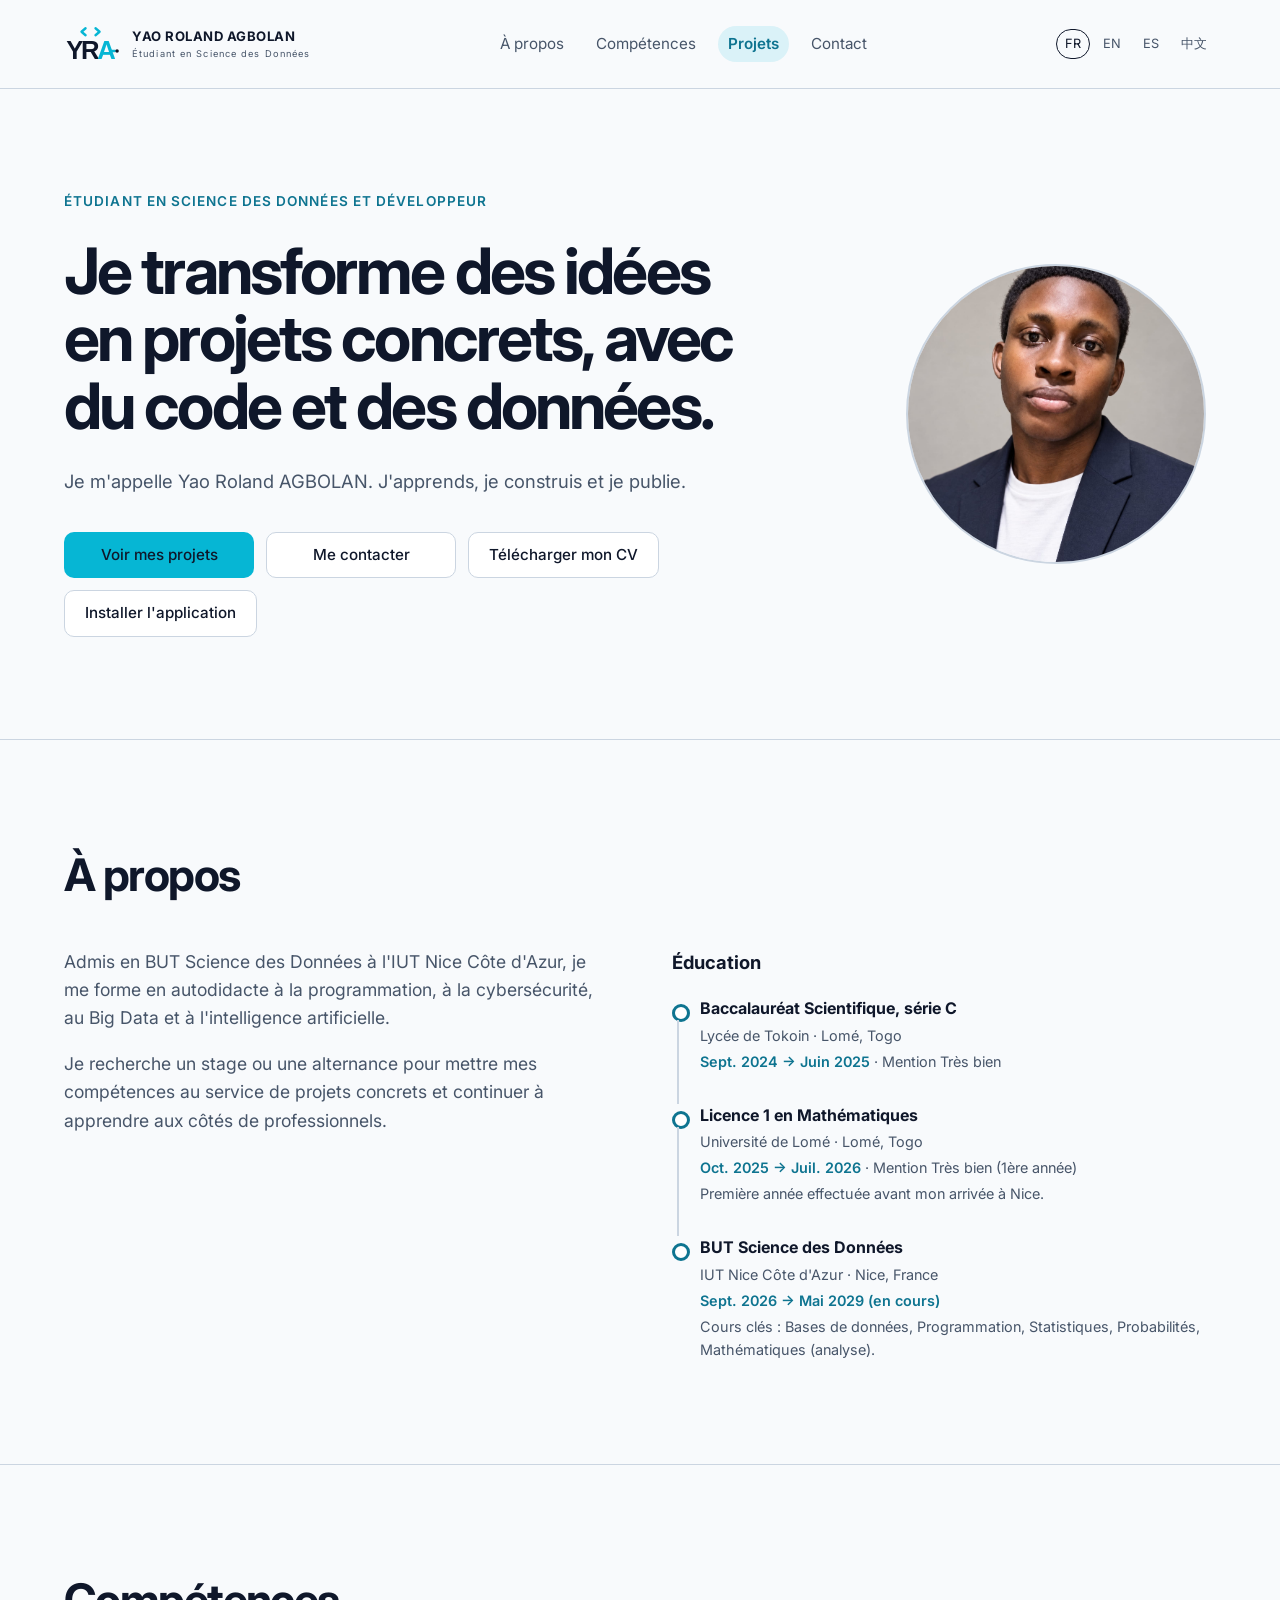
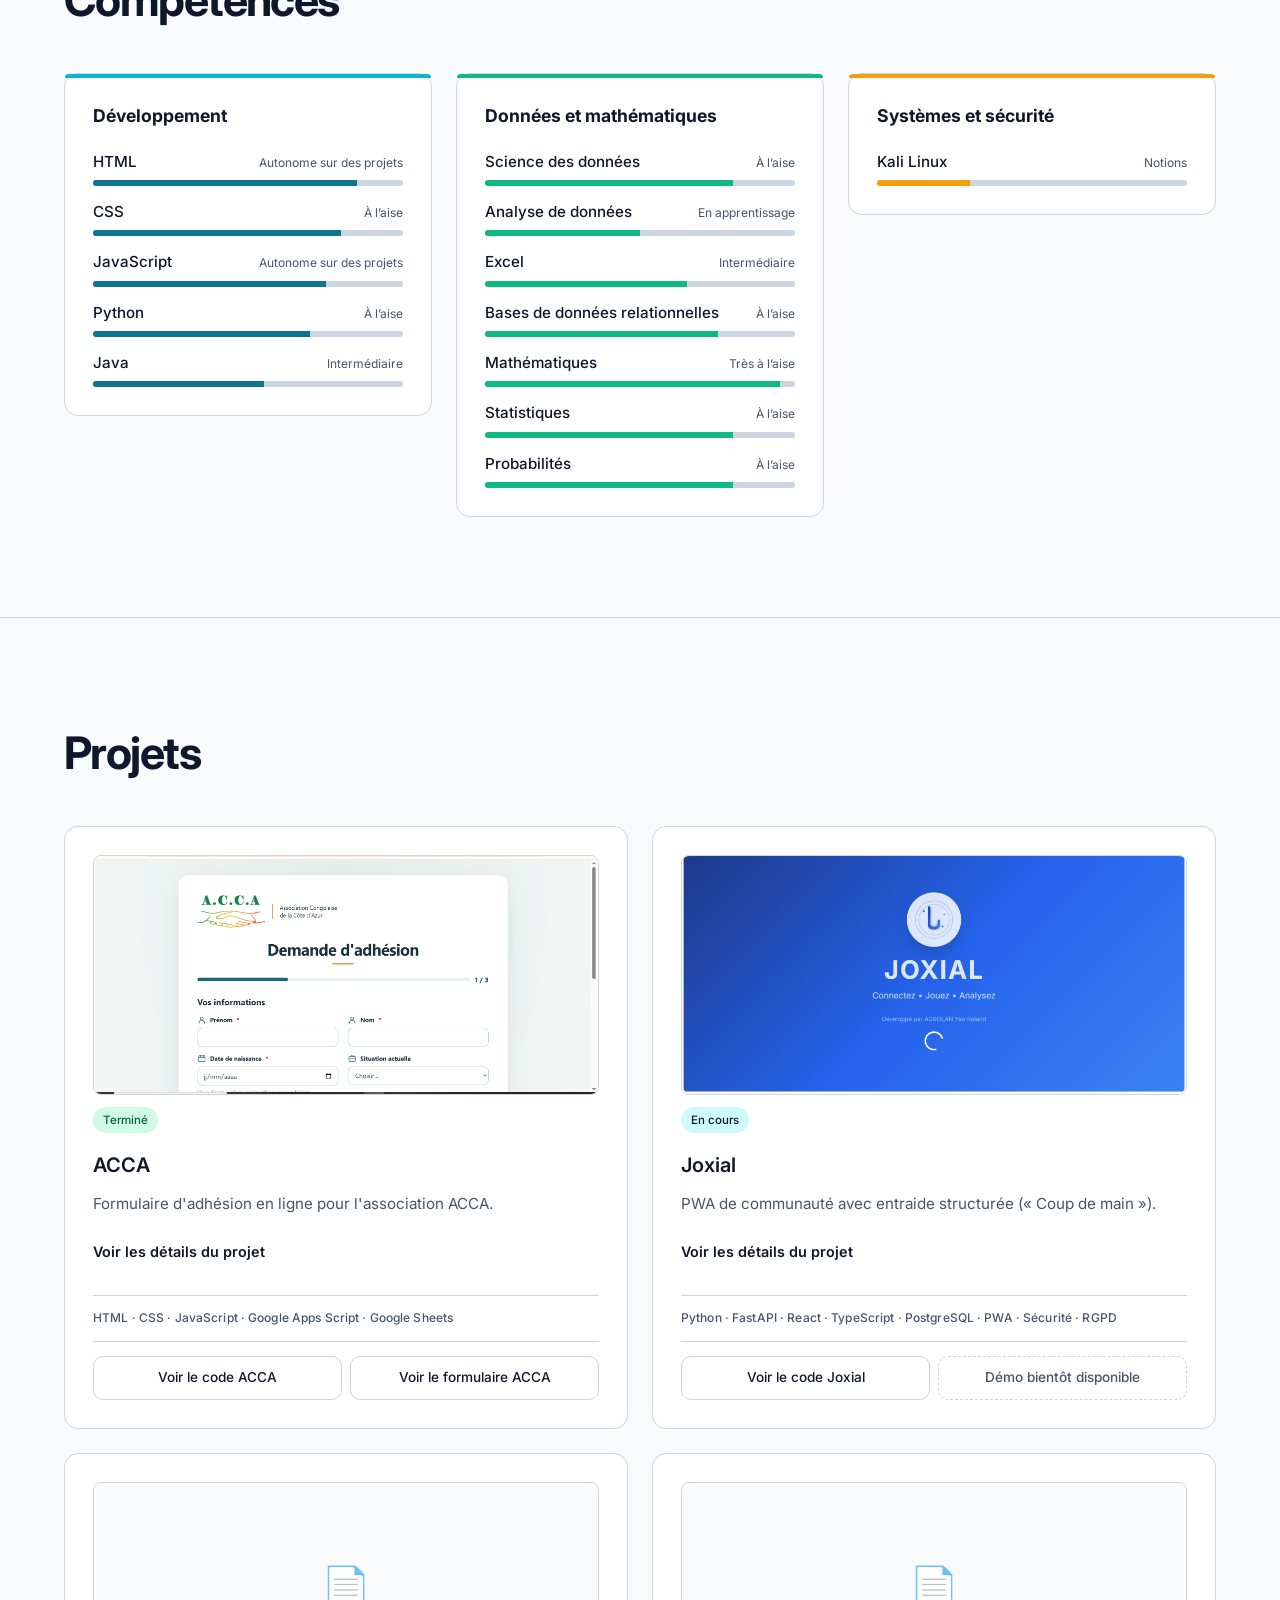
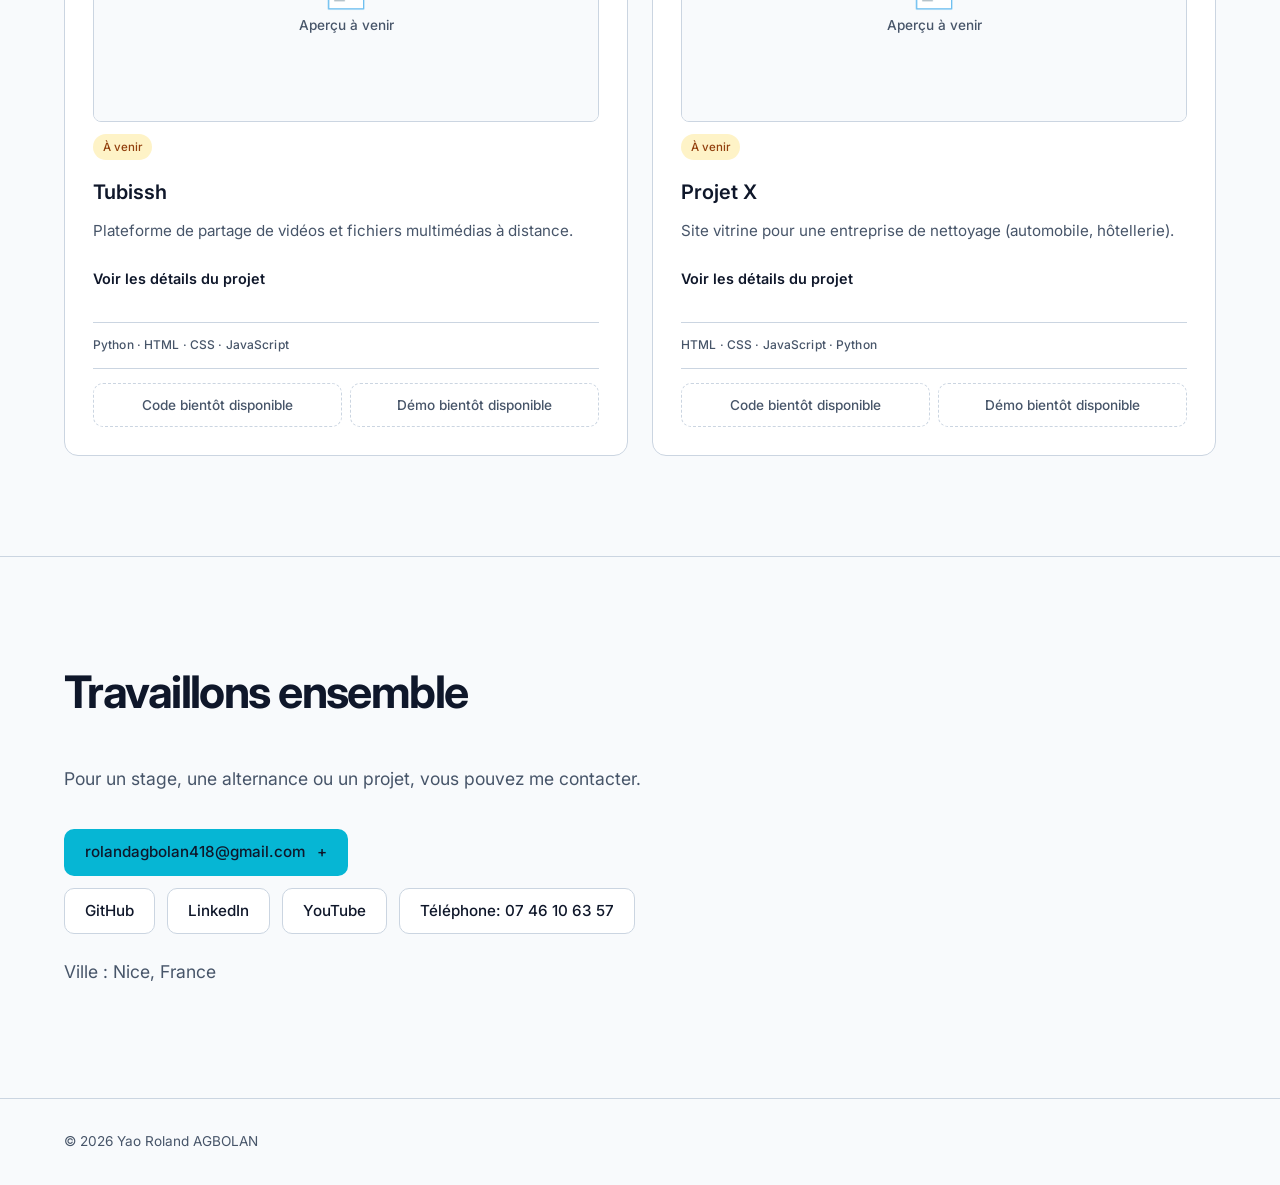
<file: index.html>
<!doctype html>
<html lang="fr">
<head>
  <meta charset="utf-8">
  <meta name="viewport" content="width=device-width, initial-scale=1">
  <title>Yao Roland AGBOLAN | Portfolio</title>
  <meta name="author" content="Yao Roland AGBOLAN">
  <meta property="og:site_name" content="Yao Roland AGBOLAN">
  <meta name="description" content="Portfolio de Yao Roland AGBOLAN, étudiant en Science des Données et développeur. Découvrez ses projets et son parcours.">
  <meta name="google-site-verification" content="eVSyXUekpK1eR0thg_YvKDjS3Mt5bHbZsoWMJA5jrJs">
  <link rel="canonical" href="https://anonymaxxl.github.io/">
  <meta name="theme-color" content="#F8FAFC">
  <meta property="og:type" content="website">
  <meta property="og:url" content="https://anonymaxxl.github.io/">
  <meta property="og:title" content="Yao Roland AGBOLAN | Portfolio">
  <meta property="og:description" content="Portfolio de Yao Roland AGBOLAN, étudiant en Science des Données et développeur. Découvrez ses projets et son parcours.">
  <meta property="og:image" content="https://anonymaxxl.github.io/og-image.png">
  <meta property="og:image:type" content="image/png">
  <meta property="og:image:width" content="1200">
  <meta property="og:image:height" content="630">
  <meta property="og:image:alt" content="Portfolio de Yao Roland AGBOLAN, étudiant en science des données et développeur.">
  <meta property="og:locale" content="fr_FR">
  <meta name="twitter:card" content="summary_large_image">
  <meta name="twitter:title" content="Yao Roland AGBOLAN | Portfolio">
  <meta name="twitter:description" content="Portfolio de Yao Roland AGBOLAN, étudiant en Science des Données et développeur. Découvrez ses projets et son parcours.">
  <meta name="twitter:image" content="https://anonymaxxl.github.io/og-image.png">
  <meta name="twitter:image:alt" content="Portfolio de Yao Roland AGBOLAN, étudiant en science des données et développeur.">
  <link rel="icon" href="favicon.ico" sizes="48x48">
  <link rel="icon" href="favicon.svg" type="image/svg+xml">
  <link rel="icon" href="icon-192.png" type="image/png" sizes="192x192">
  <link rel="apple-touch-icon" href="apple-touch-icon.png">
  <meta name="apple-mobile-web-app-title" content="YRA Portfolio">
  <link rel="manifest" href="site.webmanifest">
  <link rel="alternate" hreflang="fr" href="https://anonymaxxl.github.io/">
  <link rel="alternate" hreflang="en" href="https://anonymaxxl.github.io/?lang=en">
  <link rel="alternate" hreflang="es" href="https://anonymaxxl.github.io/?lang=es">
  <link rel="alternate" hreflang="zh" href="https://anonymaxxl.github.io/?lang=zh">
  <link rel="alternate" hreflang="x-default" href="https://anonymaxxl.github.io/">
  <link rel="preconnect" href="https://fonts.googleapis.com">
  <link rel="preconnect" href="https://fonts.gstatic.com" crossorigin>
  <link href="https://fonts.googleapis.com/css2?family=Inter:wght@400;500;600;700&family=JetBrains+Mono:wght@400;500;600&display=swap" rel="stylesheet">
  <link rel="stylesheet" href="style.css">
  <script type="application/ld+json">
{
  "@context": "https://schema.org",
  "@type": "WebSite",
  "name": "Yao Roland AGBOLAN",
  "alternateName": ["Roland AGBOLAN", "AnonymaXXL"],
  "url": "https://anonymaxxl.github.io/"
}
  </script>
  <script type="application/ld+json">
{
  "@context": "https://schema.org",
  "@type": "ProfilePage",
  "url": "https://anonymaxxl.github.io/",
  "mainEntity": {
    "@type": "Person",
    "name": "Yao Roland AGBOLAN",
    "alternateName": [
      "Roland Yao AGBOLAN",
      "Roland AGBOLAN",
      "AnonymaXXL"
    ],
    "url": "https://anonymaxxl.github.io/",
    "image": "https://anonymaxxl.github.io/photo.jpg.jpeg",
    "jobTitle": "Étudiant en Science des Données et développeur",
    "affiliation": {
      "@type": "CollegeOrUniversity",
      "name": "IUT Nice Côte d'Azur"
    },
    "address": {
      "@type": "PostalAddress",
      "addressLocality": "Nice",
      "addressCountry": "FR"
    },
    "sameAs": [
      "https://github.com/AnonymaxxL",
      "https://www.linkedin.com/in/landro-agbolan-50a87044b/",
      "https://www.youtube.com/@anonymaxxl"
    ]
  }
}
  </script>
</head>
<body>

  <a class="skip-link" href="#main" data-i18n="skip_link">Aller au contenu</a>

  <header class="site-header">
    <a href="#top" class="logo" aria-label="Yao Roland AGBOLAN, accueil" data-i18n-aria-label="logo_label">
      <img src="logo.svg" alt="">
      <span class="logo-copy">
        <strong>YAO ROLAND AGBOLAN</strong>
        <small>Étudiant en Science des Données</small>
      </span>
    </a>
    <nav class="nav" aria-label="Navigation principale" data-i18n-aria-label="nav_label">
      <a href="#about" data-i18n="nav_about">À propos</a>
      <a href="#skills" data-i18n="nav_skills">Compétences</a>
      <a href="#projects" data-i18n="nav_projects">Projets</a>
      <a href="#contact" data-i18n="nav_contact">Contact</a>
    </nav>
    <div class="lang" role="group" aria-label="Choisir la langue" data-i18n-aria-label="language_label">
      <button type="button" data-lang="fr" aria-label="Français">FR</button>
      <button type="button" data-lang="en" aria-label="English">EN</button>
      <button type="button" data-lang="es" aria-label="Español">ES</button>
      <button type="button" data-lang="zh" aria-label="中文">中文</button>
    </div>
  </header>

  <main id="main" tabindex="-1">

    <section id="top" class="hero" aria-labelledby="hero-title">
      <div class="hero-content">
        <p class="kicker" data-i18n="hero_kicker">Étudiant en Science des Données · Développeur</p>
        <h1 id="hero-title" data-i18n="hero_title">Je transforme des idées en projets concrets, avec du code et des données.</h1>
        <p class="lead" data-i18n="hero_text">Je m'appelle Yao Roland AGBOLAN. J'apprends, je construis et je publie.</p>
        <div class="actions hero-actions">
          <a class="btn btn-primary" href="#projects" data-i18n="hero_cta">Voir mes projets</a>
          <a class="btn btn-ghost" href="#contact" data-i18n="hero_cta2">Me contacter</a>
          <a class="btn btn-ghost" href="cv.pdf.jpeg" download="CV-Yao-Roland-AGBOLAN.jpeg" data-i18n="hero_cv">Télécharger mon CV</a>
          <button class="btn btn-ghost install-button" type="button" data-i18n="install_button" hidden>Installer l'application</button>
        </div>
        <p class="install-help" role="status" hidden></p>
      </div>
      <div class="hero-image">
        <img src="photo.jpg.jpeg" alt="Photo de profil" class="profile-photo" aria-hidden="false">
      </div>
    </section>

    <section id="about" class="section about" aria-labelledby="about-title">
      <h2 id="about-title" data-i18n="about_title">À propos</h2>
      <div class="about-grid">
        <div class="about-text">
          <p data-i18n="about_text">Admis en BUT Science des Données à l'IUT Nice Côte d'Azur, je me forme en autodidacte à la programmation, à la cybersécurité, au Big Data et à l'intelligence artificielle.</p>
          <p data-i18n="about_text2">Je recherche un stage ou une alternance pour mettre mes compétences au service de projets concrets et continuer à apprendre aux côtés de professionnels.</p>
        </div>
        <div class="education">
          <h3 data-i18n="education_title">Éducation</h3>
          <ol class="timeline">
          <li class="education-item">
            <h4 data-i18n="edu_bac">Baccalauréat Scientifique, série C</h4>
            <p><span data-i18n="edu_bac_school">Lycée de Tokoin</span> · <span data-i18n="edu_bac_location">Lomé, Togo</span></p>
            <p><span class="edu-date" data-i18n="edu_bac_date">Sept. 2024 → Juin 2025</span> · <span data-i18n="edu_bac_mention">Mention Très bien</span></p>
          </li>
          <li class="education-item">
            <h4 data-i18n="edu_license">Licence 1 en Mathématiques</h4>
            <p><span data-i18n="edu_license_school">Université de Lomé</span> · <span data-i18n="edu_license_location">Lomé, Togo</span></p>
            <p><span class="edu-date" data-i18n="edu_license_date">Oct. 2025 → Juil. 2026</span> · <span data-i18n="edu_license_mention">Mention Très bien (1ère année)</span></p>
            <p data-i18n="edu_license_note">Première année effectuée avant mon arrivée à Nice.</p>
          </li>
          <li class="education-item">
            <h4 data-i18n="edu_degree">BUT Science des Données</h4>
            <p><span data-i18n="edu_school">IUT Nice Côte d'Azur</span> · <span data-i18n="edu_location">Nice, France</span></p>
            <p><span class="edu-date" data-i18n="edu_date_current">Sept. 2026 → Mai 2029 (en cours)</span></p>
            <p data-i18n="edu_courses">Cours clés : Bases de données, Programmation, Statistiques, Probabilités, Mathématiques (analyse).</p>
          </li>
          </ol>
        </div>
      </div>
    </section>

    <section id="skills" class="section skills" aria-labelledby="skills-title">
      <h2 id="skills-title" data-i18n="skills_title">Compétences</h2>
      <div class="skills-grid">
        <div class="skill-group" aria-labelledby="skills-development-title">
          <h3 id="skills-development-title" data-i18n="skills_group_development">Développement</h3>
          <ul class="skill-list">
            <li>
              <div class="skill-row"><span>HTML</span><span class="skill-level" data-i18n="level_projects" data-level="85">Autonome sur des projets</span></div>
              <div class="skill-progress"><span style="--level: 85%"></span></div>
            </li>
            <li>
              <div class="skill-row"><span>CSS</span><span class="skill-level" data-i18n="level_comfortable" data-level="80">À l’aise</span></div>
              <div class="skill-progress"><span style="--level: 80%"></span></div>
            </li>
            <li>
              <div class="skill-row"><span>JavaScript</span><span class="skill-level" data-i18n="level_projects" data-level="75">Autonome sur des projets</span></div>
              <div class="skill-progress"><span style="--level: 75%"></span></div>
            </li>
            <li>
              <div class="skill-row"><span>Python</span><span class="skill-level" data-i18n="level_comfortable" data-level="70">À l’aise</span></div>
              <div class="skill-progress"><span style="--level: 70%"></span></div>
            </li>
            <li>
              <div class="skill-row"><span>Java</span><span class="skill-level" data-i18n="level_intermediate" data-level="55">Intermédiaire</span></div>
              <div class="skill-progress"><span style="--level: 55%"></span></div>
            </li>
          </ul>
        </div>

        <div class="skill-group" aria-labelledby="skills-data-title">
          <h3 id="skills-data-title" data-i18n="skills_group_data">Données et mathématiques</h3>
          <ul class="skill-list">
            <li>
              <div class="skill-row"><span data-i18n="skill_data_science">Science des données</span><span class="skill-level" data-i18n="level_comfortable" data-level="80">À l’aise</span></div>
              <div class="skill-progress"><span style="--level: 80%"></span></div>
            </li>
            <li>
              <div class="skill-row"><span data-i18n="skill_data_analysis">Analyse de données</span><span class="skill-level" data-i18n="level_learning" data-level="50">En apprentissage</span></div>
              <div class="skill-progress"><span style="--level: 50%"></span></div>
            </li>
            <li>
              <div class="skill-row"><span>Excel</span><span class="skill-level" data-i18n="level_intermediate" data-level="65">Intermédiaire</span></div>
              <div class="skill-progress"><span style="--level: 65%"></span></div>
            </li>
            <li>
              <div class="skill-row"><span data-i18n="skill_databases">Bases de données relationnelles</span><span class="skill-level" data-i18n="level_comfortable" data-level="75">À l’aise</span></div>
              <div class="skill-progress"><span style="--level: 75%"></span></div>
            </li>
            <li>
              <div class="skill-row"><span data-i18n="skill_math">Mathématiques</span><span class="skill-level" data-i18n="level_very_comfortable" data-level="95">Très à l’aise</span></div>
              <div class="skill-progress"><span style="--level: 95%"></span></div>
            </li>
            <li>
              <div class="skill-row"><span data-i18n="skill_statistics">Statistiques</span><span class="skill-level" data-i18n="level_comfortable" data-level="80">À l’aise</span></div>
              <div class="skill-progress"><span style="--level: 80%"></span></div>
            </li>
            <li>
              <div class="skill-row"><span data-i18n="skill_probability">Probabilités</span><span class="skill-level" data-i18n="level_comfortable" data-level="80">À l’aise</span></div>
              <div class="skill-progress"><span style="--level: 80%"></span></div>
            </li>
          </ul>
        </div>

        <div class="skill-group" aria-labelledby="skills-systems-title">
          <h3 id="skills-systems-title" data-i18n="skills_group_systems">Systèmes et sécurité</h3>
          <ul class="skill-list">
            <li>
              <div class="skill-row"><span>Kali Linux</span><span class="skill-level" data-i18n="level_basics" data-level="30">Notions</span></div>
              <div class="skill-progress"><span style="--level: 30%"></span></div>
            </li>
          </ul>
        </div>
      </div>
    </section>

    <section id="projects" class="section projects" aria-labelledby="projects-title">
      <h2 id="projects-title" data-i18n="projects_title">Projets</h2>
      <div class="grid">

        <article class="card project-card">
          <div class="project-media">
            <img src="capture formulaire acca.png" alt="Formulaire d'adhésion ACCA" class="project-image" aria-hidden="false">
          </div>
          <span class="badge badge-done" data-i18n="status_done">Terminé</span>
          <h3 data-i18n="p4_title">ACCA</h3>
          <p class="project-short" data-i18n="p4_short">Formulaire d'adhésion en ligne pour l'association ACCA.</p>
          <details class="project-details">
            <summary data-i18n="p4_details">Voir les détails du projet</summary>
            <div class="project-step">
              <img src="capture formulaire acca.png" alt="Étape 1 : formulaire d'inscription" class="step-image" aria-hidden="false">
              <p class="step-caption" data-i18n="p4_step1">Étape 1 : Formulaire d'inscription — les nouveaux membres renseignent leurs informations personnelles.</p>
            </div>
            <div class="project-step">
              <img src="code acca code gs.png" alt="Étape 2 : code Apps Script" class="step-image" aria-hidden="false">
              <p class="step-caption" data-i18n="p4_step2">Étape 2 : Traitement backend — Apps Script (code.gs) valide, enregistre et notifie chaque demande.</p>
            </div>
            <div class="project-step">
              <img src="code acca index html.png" alt="Étape 3 : interface formulaire" class="step-image" aria-hidden="false">
              <p class="step-caption" data-i18n="p4_step3">Étape 3 : Interface — page HTML/CSS du formulaire avec validation et récapitulatif en 3 étapes.</p>
            </div>
            <div class="project-step">
              <img src="base des données acca google sheets.png" alt="Étape 4 : base de données" class="step-image" aria-hidden="false">
              <p class="step-caption" data-i18n="p4_step4">Étape 4 : Registre — les demandes sont stockées dans Google Sheets avec suivi de statut (En attente, Accepté, Refusé).</p>
            </div>
          </details>
          <p class="tags" data-i18n="p4_skills">HTML · CSS · JavaScript · Google Apps Script · Google Sheets</p>
          <div class="project-links">
            <a class="btn btn-ghost project-link" href="https://script.google.com/u/0/home/projects/1DNMnd8Y2VT1S8su3_u_usudJEgcz178RZY8DW5PvynNIFtiLrKYpX9bJ/edit" target="_blank" rel="noopener noreferrer" data-i18n="p4_link_code">Voir le code ACCA</a>
            <a class="btn btn-ghost project-link" href="https://script.google.com/macros/s/AKfycbw0D4gMl84QuOKH43hEG6inQvf9G0iX9n_Wn9R74WIPMD9RAHrafH6nT8KpIrJ50dii/exec" target="_blank" rel="noopener noreferrer" data-i18n="p4_link_demo">Voir le formulaire ACCA</a>
          </div>
        </article>

        <article class="card project-card">
          <div class="project-media">
            <img src="image de l'interface joxial.png" alt="Interface du projet Joxial" class="project-image" aria-hidden="false">
          </div>
          <span class="badge badge-wip" data-i18n="status_wip">En cours</span>
          <h3 data-i18n="p1_title">Joxial</h3>
          <p class="project-short" data-i18n="p1_short">PWA de communauté avec entraide structurée ("Coup de main").</p>
          <details class="project-details">
            <summary data-i18n="p1_details">Voir les détails du projet</summary>
            <div class="project-step">
              <img src="image de l'interface joxial.png" alt="Étape 1 : interface Joxial" class="step-image" aria-hidden="false">
              <p class="step-caption" data-i18n="p1_step1">Étape 1 : Interface — tableau de bord communautaire avec cercles et tableau d'entraide.</p>
            </div>
            <div class="project-step">
              <img src="backen qlqconq joxial vscode.png" alt="Étape 2 : backend Joxial" class="step-image" aria-hidden="false">
              <p class="step-caption" data-i18n="p1_step2">Étape 2 : Backend — architecture FastAPI avec modules isolés (auth, circles, help, trust…).</p>
            </div>
            <div class="project-step">
              <img src="frontend qlqconq joxial vscode.png" alt="Étape 3 : frontend Joxial" class="step-image" aria-hidden="false">
              <p class="step-caption" data-i18n="p1_step3">Étape 3 : Frontend — React + TypeScript + Tailwind, PWA installable.</p>
            </div>
            <div class="project-step">
              <img src="détails du contenu du doissier joxial.png" alt="Étape 4 : structure dossier Joxial" class="step-image" aria-hidden="false">
              <p class="step-caption" data-i18n="p1_step4">Étape 4 : Organisation — dépôt backend/ + frontend/ + docs/ avec domaines séparés.</p>
            </div>
          </details>
          <p class="tags" data-i18n="p1_skills">Python · FastAPI · React · TypeScript · PostgreSQL · PWA · Sécurité · RGPD</p>
          <div class="project-links">
            <a class="btn btn-ghost project-link" href="https://github.com/AnonymaxxL/joxial-pwa" target="_blank" rel="noopener noreferrer" data-i18n="p1_link_code">Voir le code Joxial</a>
            <span class="btn btn-ghost project-link disabled" data-i18n="p1_link_demo">Démo bientôt disponible</span>
          </div>
        </article>

        <article class="card project-card">
          <div class="project-media">
            <div class="project-image-placeholder" aria-hidden="true">
              <span class="placeholder-icon">📄</span>
              <span class="placeholder-text" data-i18n="p2_placeholder">Aperçu à venir</span>
            </div>
          </div>
          <span class="badge badge-upcoming" data-i18n="status_upcoming">À venir</span>
          <h3 data-i18n="p2_title">Tubissh</h3>
          <p class="project-short" data-i18n="p2_short">Plateforme de partage de vidéos et fichiers multimédias à distance.</p>
          <details class="project-details">
            <summary data-i18n="p2_details">Voir les détails du projet</summary>
            <p class="step-caption" data-i18n="p2_step1">Conception du site, intégration du stockage et du streaming de fichiers volumineux.</p>
          </details>
          <p class="tags" data-i18n="p2_skills">Python · HTML · CSS · JavaScript</p>
          <div class="project-links">
            <span class="btn btn-ghost project-link disabled" data-i18n="p2_link_code">Code bientôt disponible</span>
            <span class="btn btn-ghost project-link disabled" data-i18n="p2_link_demo">Démo bientôt disponible</span>
          </div>
        </article>

        <article class="card project-card">
          <div class="project-media">
            <div class="project-image-placeholder" aria-hidden="true">
              <span class="placeholder-icon">📄</span>
              <span class="placeholder-text" data-i18n="p3_placeholder">Aperçu à venir</span>
            </div>
          </div>
          <span class="badge badge-upcoming" data-i18n="status_upcoming">À venir</span>
          <h3 data-i18n="p3_title">Projet X</h3>
          <p class="project-short" data-i18n="p3_short">Site vitrine pour une entreprise de nettoyage (automobile, hôtellerie).</p>
          <details class="project-details">
            <summary data-i18n="p3_details">Voir les détails du projet</summary>
            <p class="step-caption" data-i18n="p3_step1">Conception du site vitrine, présentation des services et prise de contact.</p>
          </details>
          <p class="tags" data-i18n="p3_skills">HTML · CSS · JavaScript · Python</p>
          <div class="project-links">
            <span class="btn btn-ghost project-link disabled" data-i18n="p3_link_code">Code bientôt disponible</span>
            <span class="btn btn-ghost project-link disabled" data-i18n="p3_link_demo">Démo bientôt disponible</span>
          </div>
        </article>

      </div>
    </section>

    <section id="contact" class="section contact" aria-labelledby="contact-title">
      <h2 id="contact-title" data-i18n="contact_title">Travaillons ensemble</h2>
      <p data-i18n="contact_text">Un stage, une alternance, un projet ? Écris-moi.</p>
      <div class="actions contact-actions">
        <details class="contact-disclosure">
          <summary class="btn btn-primary contact-toggle">
            <span>rolandagbolan418@gmail.com</span>
            <span class="toggle-icon" aria-hidden="true"></span>
          </summary>
          <form class="contact-form" action="https://formspree.io/f/mdegekqg" method="POST">
            <p class="form-note" data-i18n="form_required">Tous les champs sont obligatoires.</p>
            <div class="form-field">
              <label for="contact-subject" data-i18n="form_subject">Objet</label>
              <input id="contact-subject" name="subject" type="text" maxlength="150" required>
            </div>
            <div class="form-field">
              <label for="contact-email" data-i18n="form_email">Adresse e-mail</label>
              <input id="contact-email" name="email" type="email" autocomplete="email" maxlength="254" required>
            </div>
            <div class="form-field">
              <label for="contact-message" data-i18n="form_message">Message</label>
              <textarea id="contact-message" name="message" rows="6" maxlength="5000" required></textarea>
            </div>
            <div class="form-field">
              <label for="contact-name" data-i18n="form_name">Nom</label>
              <input id="contact-name" name="name" type="text" autocomplete="name" maxlength="100" required>
            </div>
            <input type="hidden" name="_subject" value="New message from the portfolio">
            <input type="text" name="_gotcha" tabindex="-1" autocomplete="off" hidden>
            <button class="btn btn-primary form-submit" type="submit" data-i18n="form_submit">Envoyer le message</button>
            <p class="form-note" data-i18n="form_privacy">Les informations saisies sont transmises à Formspree pour que je puisse recevoir ton message. N’envoie pas d’informations sensibles.</p>
          </form>
        </details>
        <div class="contact-links">
          <a class="btn btn-ghost" href="https://github.com/AnonymaxxL" target="_blank" rel="noopener noreferrer">GitHub</a>
          <a class="btn btn-ghost" href="https://www.linkedin.com/in/landro-agbolan-50a87044b/" target="_blank" rel="noopener noreferrer">LinkedIn</a>
          <a class="btn btn-ghost" href="https://www.youtube.com/@anonymaxxl" target="_blank" rel="noopener noreferrer">YouTube</a>
          <a class="btn btn-ghost" href="tel:+33746106357"><span data-i18n="contact_phone_label">Téléphone</span> : 07 46 10 63 57</a>
        </div>
        <p class="contact-location"><span data-i18n="contact_location_label">Ville</span> : Nice, France</p>
      </div>
    </section>

  </main>

  <footer class="site-footer">
    <p>© <span id="year"></span> Yao Roland AGBOLAN</p>
  </footer>

  <script src="translations.js"></script>
  <script src="script.js"></script>
</body>
</html>
</file>
<file: style.css>
:root {
  --bg: #F8FAFC;
  --surface: #FFFFFF;
  --ink: #0F172A;
  --muted: #475569;
  --line: #CBD5E1;
  --accent: #06B6D4;
  --accent-strong: #0E7490;
  --radius: 14px;
  --gutter: clamp(20px, 5vw, 64px);
}

* { box-sizing: border-box; margin: 0; padding: 0; }
html { scroll-behavior: smooth; }
section[id] { scroll-margin-top: 88px; }

body {
  background: var(--bg);
  color: var(--ink);
  font-family: "Inter", "Noto Sans SC", "PingFang SC", "Microsoft YaHei", sans-serif;
  line-height: 1.6;
  -webkit-font-smoothing: antialiased;
}

a { color: inherit; text-decoration: none; }
button { color: inherit; }
a:focus-visible, button:focus-visible, summary:focus-visible {
  outline: 3px solid var(--accent-strong);
  outline-offset: 3px;
}

.skip-link {
  position: fixed; top: 8px; left: 8px; z-index: 20;
  padding: 10px 14px; border-radius: 8px;
  background: var(--ink); color: var(--bg);
  transform: translateY(-150%);
}
.skip-link:focus { transform: translateY(0); }

/* Header */
.site-header {
  position: sticky; top: 0; z-index: 10;
  display: flex; align-items: center; justify-content: space-between; gap: 16px;
  padding: 16px var(--gutter);
  background: rgba(248, 250, 252, 0.9);
  backdrop-filter: blur(10px);
  border-bottom: 1px solid var(--line);
}
.logo { display: inline-flex; align-items: center; gap: 12px; flex-shrink: 0; }
.logo img { display: block; width: 56px; height: 56px; }
.logo-copy { display: grid; gap: 3px; line-height: 1.2; }
.logo-copy strong { font-size: 0.82rem; font-weight: 700; letter-spacing: 0.04em; }
.logo-copy small {
  color: var(--muted);
  font-family: "Inter", "Noto Sans SC", "PingFang SC", "Microsoft YaHei", sans-serif;
  font-size: 0.58rem; letter-spacing: 0.12em;
}
.nav { display: flex; gap: 12px; font-size: 0.95rem; color: var(--muted); }
.nav a {
  padding: 6px 10px; border-radius: 999px;
  transition: color .15s, background .15s;
}
.nav a:hover { color: var(--ink); }
.nav a[aria-current="location"] {
  color: var(--accent-strong); background: rgba(6, 182, 212, .12); font-weight: 600;
}

.lang { display: flex; gap: 4px; }
.lang button {
  border: 1px solid transparent; background: none; cursor: pointer;
  font: inherit; font-size: 0.8rem; color: var(--muted);
  padding: 4px 8px; border-radius: 999px;
}
.lang button:hover { color: var(--ink); }
.lang button.active { border-color: var(--ink); color: var(--ink); }

/* Hero */
.hero {
  padding: clamp(72px, 14vw, 160px) var(--gutter) clamp(56px, 9vw, 110px);
}
.kicker {
  font-size: 0.85rem; letter-spacing: 0.08em; text-transform: uppercase;
  color: var(--accent-strong); margin-bottom: 24px; font-weight: 600;
}
.hero h1 {
  font-family: "Inter", "Noto Sans SC", sans-serif;
  font-weight: 700;
  font-size: clamp(2.4rem, 7vw, 5rem);
  line-height: 1.05; letter-spacing: -0.045em;
  max-width: 16ch;
}
.lead { margin-top: 28px; max-width: 52ch; font-size: 1.15rem; color: var(--muted); }
.actions { display: flex; flex-wrap: wrap; gap: 12px; margin-top: 36px; }

.btn {
  display: inline-flex; align-items: center; justify-content: center; text-align: center;
  min-height: 44px; padding: 10px 20px; border: 1px solid transparent; border-radius: 10px;
  max-width: 100%; overflow-wrap: anywhere;
  font-weight: 500; font-size: 0.95rem; font-family: inherit; line-height: inherit;
  transition: transform .15s, background .15s;
}
.btn:hover:not(:disabled) { transform: translateY(-1px); }
.btn:disabled { cursor: not-allowed; }
.btn-primary { background: var(--accent); color: var(--ink); }
.btn-primary:hover { background: #22D3EE; }
.btn-ghost { border-color: var(--line); background: var(--surface); }
.btn-ghost:not(.disabled):hover { border-color: var(--ink); }
.btn-ghost:disabled { border-color: var(--line); color: var(--muted); }

/* Sections */
.section { padding: clamp(56px, 8vw, 100px) var(--gutter); border-top: 1px solid var(--line); }
.section h2 {
  font-family: "Inter", "Noto Sans SC", sans-serif;
  font-weight: 700; font-size: clamp(1.9rem, 4vw, 2.8rem);
  margin-bottom: 36px; letter-spacing: -0.035em;
}

.reveal-enabled .reveal-on-scroll {
  opacity: 0; transform: translateY(20px);
  transition: opacity .55s ease, transform .55s ease;
  transition-delay: var(--reveal-delay, 0ms);
}
.reveal-enabled .reveal-on-scroll.is-visible { opacity: 1; transform: translateY(0); }

.grid { align-items: stretch; display: grid; grid-template-columns: repeat(auto-fit, minmax(min(100%, 280px), 1fr)); gap: 24px; }
.card {
  background: var(--surface); border: 1px solid var(--line);
  border-radius: var(--radius); padding: 28px;
  transition: transform .2s, box-shadow .2s;
}
.card:hover { transform: translateY(-4px); box-shadow: 0 14px 30px rgba(15, 23, 42, .08); }
.card h3 { font-size: 1.25rem; margin: 16px 0 8px; font-weight: 600; }
.card p { color: var(--muted); }
.card .tags {
  margin-top: 18px; font-family: "Inter", sans-serif;
  font-size: 0.75rem; letter-spacing: .01em; color: var(--muted);
}

.skills-grid {
  display: grid;
  grid-template-columns: repeat(auto-fit, minmax(min(100%, 280px), 1fr));
  gap: 24px;
}
.skill-group {
  align-self: start;
  padding: 28px;
  background: var(--surface);
  border: 1px solid var(--line);
  border-radius: var(--radius);
}
.skill-group h3 { margin-bottom: 20px; font-size: 1.1rem; }
.skill-list { list-style: none; display: grid; gap: 12px; }
.skill-list li {
  display: flex; flex-wrap: wrap; justify-content: space-between;
  align-items: baseline; gap: 4px 12px; padding-bottom: 10px;
  border-bottom: 1px solid var(--line);
}
.skill-list li:last-child { padding-bottom: 0; border-bottom: 0; }
.skill-level {
  color: var(--muted); font-family: "Inter", "Noto Sans SC", "PingFang SC", "Microsoft YaHei", sans-serif;
  font-size: 0.75rem; text-align: right;
}

.badge {
  display: inline-block; font-size: 0.72rem; font-weight: 500;
  padding: 4px 10px; border-radius: 999px;
  background: #CFFAFE; color: #0F172A;
}
.badge-done { background: #E2E8F0; color: #0F172A; }

.about p, .contact p { max-width: 62ch; font-size: 1.1rem; color: var(--muted); }

.contact-actions { align-items: flex-start; }
.contact-location { padding: 12px 0; color: var(--muted); font-size: 0.95rem; }
.contact-disclosure { flex: 0 1 auto; }
.contact-disclosure[open] { flex: 1 1 100%; max-width: 640px; }
.contact-toggle { display: flex; align-items: center; gap: 12px; cursor: pointer; list-style: none; }
.contact-toggle::-webkit-details-marker { display: none; }
.toggle-icon::before { content: "+"; }
.contact-disclosure[open] .toggle-icon::before { content: "-"; }
.contact-form { max-width: 640px; margin-top: 24px; }
.form-field { display: grid; gap: 8px; margin-bottom: 20px; }
.form-field label { font-size: 0.95rem; font-weight: 500; }
.form-field input, .form-field textarea {
  width: 100%; padding: 12px 14px;
  border: 1px solid var(--line); border-radius: 8px;
  background: var(--surface); color: var(--ink);
  font: inherit;
}
.form-field textarea { min-height: 150px; resize: vertical; }
.form-field input:focus-visible, .form-field textarea:focus-visible {
  outline: 3px solid var(--accent-strong); outline-offset: 2px;
}
.form-submit { cursor: pointer; font-family: inherit; }
.contact-links { display: flex; flex-wrap: wrap; gap: 12px; flex-basis: 100%; }
.contact-location { flex-basis: 100%; }
.form-note { margin-top: 14px; font-size: 0.85rem !important; }

.site-footer {
  padding: 32px var(--gutter); border-top: 1px solid var(--line);
  color: var(--muted); font-size: 0.85rem;
}

/* Hero layout with photo */
.hero {
  display: flex;
  flex-wrap: wrap;
  gap: 48px;
  align-items: center;
}
.hero-content {
  flex: 1;
  min-width: 280px;
}
.hero-image {
  flex: 0 0 320px;
  min-width: 280px;
  display: flex;
  justify-content: center;
}
.photo-placeholder, .profile-photo {
  width: 260px;
  height: 260px;
  border-radius: 50%;
  object-fit: cover;
  border: 2px solid var(--line);
}

/* Project cards */
.project-card { display: flex; flex-direction: column; height: 100%; }
.project-media {
  width: 100%;
  height: 160px;
  border-radius: 8px;
  overflow: hidden;
  background: var(--bg);
  border: 1px solid var(--line);
  display: flex;
  align-items: center;
  justify-content: center;
  margin-bottom: 12px;
}
.project-image {
  width: 100%;
  height: 100%;
  object-fit: contain;
  object-position: center;
  display: block;
  background: var(--surface);
}
.project-image-placeholder {
  width: 100%;
  height: 100%;
  display: flex;
  flex-direction: column;
  align-items: center;
  justify-content: center;
  color: var(--muted);
  gap: 8px;
  padding: 24px 12px;
  text-align: center;
  background: var(--bg);
}
.placeholder-icon {
  font-size: 2.5rem;
  line-height: 1;
}
.placeholder-text {
  font-size: 0.85rem;
  font-weight: 500;
  color: var(--muted);
  font-family: "Inter", "Noto Sans SC", "PingFang SC", "Microsoft YaHei", sans-serif;
}
.project-card { display: flex; flex-direction: column; height: 100%; }
.project-short {
  font-size: 0.95rem;
  color: var(--muted);
  margin: 4px 0 14px;
  line-height: 1.5;
}
.project-details { margin: 10px 0 14px; }
.project-details summary {
  font-size: 0.9rem;
  font-weight: 600;
  color: var(--ink);
  list-style: none;
  cursor: pointer;
  padding: 0;
}
.project-details summary::-webkit-details-marker { display: none; }
.project-details summary:hover { color: var(--accent-strong); }
.project-details[open] { margin-bottom: 10px; }
.project-step { margin: 10px 0; }
.step-image {
  width: 100%;
  max-height: 180px;
  object-fit: contain;
  object-position: center;
  border: 1px solid var(--line);
  border-radius: 6px;
  background: var(--surface);
  margin-bottom: 6px;
  display: block;
}
.step-caption {
  font-size: 0.85rem;
  color: var(--muted);
  line-height: 1.5;
  margin: 0;
}
.tags {
  margin-top: auto;
  padding-top: 12px;
  border-top: 1px solid var(--line);
  font-family: "Inter", "Noto Sans SC", "PingFang SC", "Microsoft YaHei", sans-serif;
  font-size: 0.8rem;
  letter-spacing: 0.02em;
  color: var(--muted);
  font-weight: 500;
}
.project-links {
  margin-top: 14px;
  padding-top: 14px;
  border-top: 1px solid var(--line);
  display: flex;
  flex-wrap: wrap;
  gap: 8px;
}
.project-link { flex: 1 1 170px; font-size: 0.85rem; padding: 8px 12px; }
.project-link.disabled { border-style: dashed; background: transparent; color: var(--muted); cursor: default; }
.btn.disabled:hover { transform: none; }

/* Badge variants */
.project-card .badge { align-self: flex-start; }
.badge-wip { background: #CFFAFE; color: #0F172A; }
.badge-done { background: #D1FAE5; color: #065F46; }
.badge-upcoming { background: #FEF3C7; color: #92400E; }

/* Parcours : frise chronologique */
.about-grid {
  display: grid;
  grid-template-columns: minmax(0, 1fr) minmax(0, 1fr);
  gap: clamp(32px, 5vw, 72px);
  align-items: start;
}
.about-text p + p { margin-top: 18px; }
.education h3 { margin-bottom: 20px; font-size: 1.15rem; }
.timeline { list-style: none; }
.education-item { position: relative; padding: 0 0 28px 28px; }
.education-item::before {
  content: ""; position: absolute; left: 0; top: 7px;
  width: 12px; height: 12px; border-radius: 50%;
  background: var(--surface); border: 3px solid var(--accent-strong);
}
.education-item::after {
  content: ""; position: absolute; left: 5px; top: 23px; bottom: 0;
  width: 2px; background: var(--line);
}
.education-item:last-child { padding-bottom: 0; }
.education-item:last-child::after { display: none; }
.education-item h4 { font-size: 1rem; line-height: 1.4; margin-bottom: 4px; }
.about .education-item p { margin: 3px 0; font-size: 0.9rem; }
.about .education-item .edu-date { color: var(--accent-strong); font-weight: 600; }

/* Boutons du haut */
.hero-actions .btn { min-width: 190px; }

/* Skills - styled */
.skills-grid {
  display: grid;
  grid-template-columns: repeat(auto-fit, minmax(min(100%, 280px), 1fr));
  gap: 24px;
}
.skill-group {
  align-self: start;
  padding: 28px;
  background: var(--surface);
  border: 1px solid var(--line);
  border-radius: var(--radius);
  position: relative;
}
.skill-group::before {
  content: "";
  position: absolute;
  top: 0; left: 0; right: 0;
  height: 4px;
  border-radius: var(--radius) var(--radius) 0 0;
}
.skill-group:nth-child(1)::before { background: var(--accent); }
.skill-group:nth-child(2)::before { background: #10B981; }
.skill-group:nth-child(3)::before { background: #F59E0B; }
.skill-group h3 { margin-bottom: 20px; font-size: 1.1rem; display: flex; align-items: center; gap: 8px; }
.skill-list { list-style: none; display: grid; gap: 14px; }
.skill-list li {
  display: flex; flex-direction: column; align-items: stretch; gap: 6px;
  padding-bottom: 0; border-bottom: 0;
}
.skill-list li .skill-row {
  display: flex; justify-content: space-between; align-items: baseline; gap: 12px;
}
.skill-list li span:first-child { font-size: 0.95rem; font-weight: 500; }
.skill-level {
  color: var(--muted); font-family: "Inter", "Noto Sans SC", "PingFang SC", "Microsoft YaHei", sans-serif;
  font-size: 0.75rem; text-align: right;
}
.skill-progress {
  height: 6px; background: var(--line); border-radius: 3px; overflow: hidden;
}
.skill-progress > span {
  display: block; height: 100%; background: var(--accent-strong);
  width: var(--level, 0%);
  transition: width 0.6s ease;
}
.skill-group:nth-child(2) .skill-progress > span { background: #10B981; }
.skill-group:nth-child(3) .skill-progress > span { background: #F59E0B; }

/* Bouton d'installation */
.btn[hidden], .install-help[hidden] { display: none; }
.install-button { cursor: pointer; }
.install-help { margin-top: 14px; max-width: 52ch; font-size: 0.9rem; color: var(--muted); }

/* Mobile & Tablet */
@media (max-width: 900px) {
  section[id] { scroll-margin-top: 112px; }
  .site-header { flex-wrap: wrap; gap: 6px 12px; padding: 10px var(--gutter) 6px; }
  .logo { gap: 8px; }
  .logo img { width: 36px; height: 36px; }
  .logo-copy strong { font-size: 0.78rem; }
  .logo-copy small { font-size: 0.62rem; letter-spacing: 0.04em; }
  .nav { order: 3; width: 100%; justify-content: space-between; gap: 4px; }
  .nav a { font-size: 0.85rem; padding: 6px 8px; white-space: nowrap; }
  .lang { margin-left: auto; gap: 0; }
  .lang button { padding: 5px 7px; font-size: 0.75rem; }

  .hero { flex-direction: column; text-align: center; padding: 32px var(--gutter) 48px; gap: 24px; }
  .hero-content { order: 2; flex: none; width: 100%; min-width: 0; }
  .install-help { margin-inline: auto; }
  .hero-image { order: 1; flex: none; width: 100%; min-width: 0; }
  .profile-photo { width: 150px; height: 150px; }
  .kicker { font-size: 0.75rem; margin-bottom: 14px; }
  .lead { margin: 18px auto 0; font-size: 1.02rem; }
  .hero h1 { margin: 0 auto; }
  .actions { margin-top: 28px; }
  .hero-actions { flex-direction: column; align-items: center; gap: 10px; }
  .hero-actions .btn { width: 100%; max-width: 320px; }

  .grid { grid-template-columns: 1fr; gap: 20px; }
  .card { padding: 24px; }
  .project-media { height: 150px; margin-bottom: 12px; }
  .step-image { max-height: 160px; }

  .about-grid { grid-template-columns: 1fr; gap: 32px; }

  .skills-grid { grid-template-columns: 1fr; gap: 20px; }
  .skill-group { padding: 22px; }

  .contact-actions { flex-direction: column; align-items: stretch; gap: 12px; }
  .contact-disclosure { flex: 1 1 auto; width: 100%; }
  .contact-disclosure[open] { flex: 1 1 100%; max-width: 100%; }
  .contact-toggle { width: 100%; justify-content: space-between; }
  .contact-form { max-width: 100%; }
  .contact-toggle { font-size: 0.85rem; padding-inline: 16px; }
  .contact-links { display: grid; grid-template-columns: repeat(3, minmax(0, 1fr)); gap: 10px; flex-basis: auto; }
  .contact-links .btn { padding-inline: 8px; font-size: 0.85rem; }
  .contact-links a:last-child { grid-column: 1 / -1; }
  .contact-location { flex-basis: auto; text-align: center; }

  .project-links { flex-direction: column; gap: 8px; }
  .project-link { flex: none; width: 100%; }

  .tags { font-size: 0.75rem; padding-top: 10px; }
  .step-caption { font-size: 0.85rem; }
}

@media (max-width: 480px) {
  :root { --gutter: clamp(16px, 4vw, 32px); }
  .hero h1 { font-size: clamp(1.75rem, 8.5vw, 2.4rem); line-height: 1.12; letter-spacing: -0.03em; }
  .logo-copy small { display: none; }
  .section { padding: 48px var(--gutter); }
  .section h2 { margin-bottom: 24px; }
  .card { padding: 20px; }
  .project-media { height: 140px; }
  .step-image { max-height: 140px; }
  .skill-group { padding: 18px; }
  .form-field { margin-bottom: 16px; }
  .site-footer { padding: 24px var(--gutter); font-size: 0.8rem; }
}

/* Contenu centré sur grand écran */
@media (min-width: 901px) {
  .site-header, .hero, .section, .site-footer { padding-inline: max(var(--gutter), calc((100% - 1160px) / 2)); }
  .hero { justify-content: space-between; padding-block: clamp(64px, 8vw, 112px); }
  .hero h1 { font-size: clamp(2.8rem, 5vw, 4.2rem); }
  .profile-photo { width: 300px; height: 300px; }
  .projects .grid { grid-template-columns: repeat(2, minmax(0, 1fr)); }
  .project-media { height: 240px; }
}

@media (max-width: 360px) {
  .logo img { width: 28px; height: 28px; }
  .logo-copy strong { font-size: 0.66rem; letter-spacing: 0; }
  .lang button { padding: 4px 4px; font-size: 0.7rem; }
  .nav { gap: 0; }
  .nav a { font-size: 0.74rem; padding: 6px 3px; }
  .contact-toggle { font-size: 0.78rem; padding-inline: 10px; }
  .contact-links { grid-template-columns: 1fr; }
}

@media (prefers-reduced-motion: reduce) {
  html { scroll-behavior: auto; }
  *, *::before, *::after {
    scroll-behavior: auto !important;
    transition-duration: 0.01ms !important;
    animation-duration: 0.01ms !important;
    animation-iteration-count: 1 !important;
  }
}
</file>
